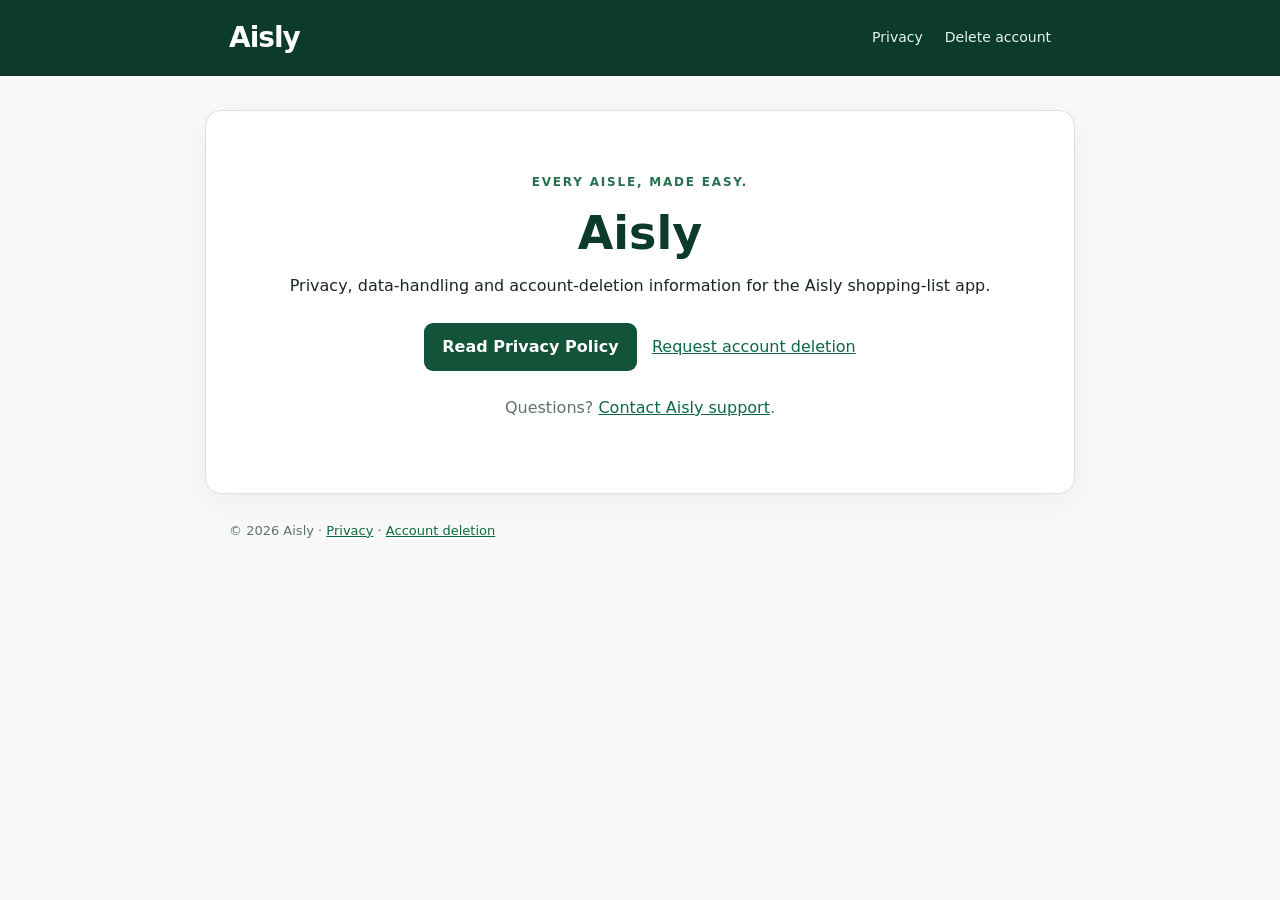
<file: index.html>
<!doctype html>
<html lang="en">
<head>
<meta charset="utf-8"><meta name="viewport" content="width=device-width,initial-scale=1">
<title>Aisly | Privacy and support</title>
<meta name="description" content="Privacy policy and account deletion information for the Aisly shopping list app.">
<link rel="stylesheet" href="style.css">
</head>
<body>
<header class="masthead"><div class="wrap nav"><a class="brand" href="./">Aisly</a><nav><a href="privacy.html">Privacy</a><a href="delete-account.html">Delete account</a></nav></div></header>
<main class="wrap paper center"><p class="eyebrow">Every aisle, made easy.</p><h1>Aisly</h1><p>Privacy, data-handling and account-deletion information for the Aisly shopping-list app.</p><p><a class="button" href="privacy.html">Read Privacy Policy</a> &nbsp; <a href="delete-account.html">Request account deletion</a></p><p class="muted">Questions? <a href="mailto:kpcdigitalstudio@gmail.com?subject=Aisly%20enquiry">Contact Aisly support</a>.</p></main>
<footer class="wrap footer">© 2026 Aisly · <a href="privacy.html">Privacy</a> · <a href="delete-account.html">Account deletion</a></footer>
</body></html>
</file>
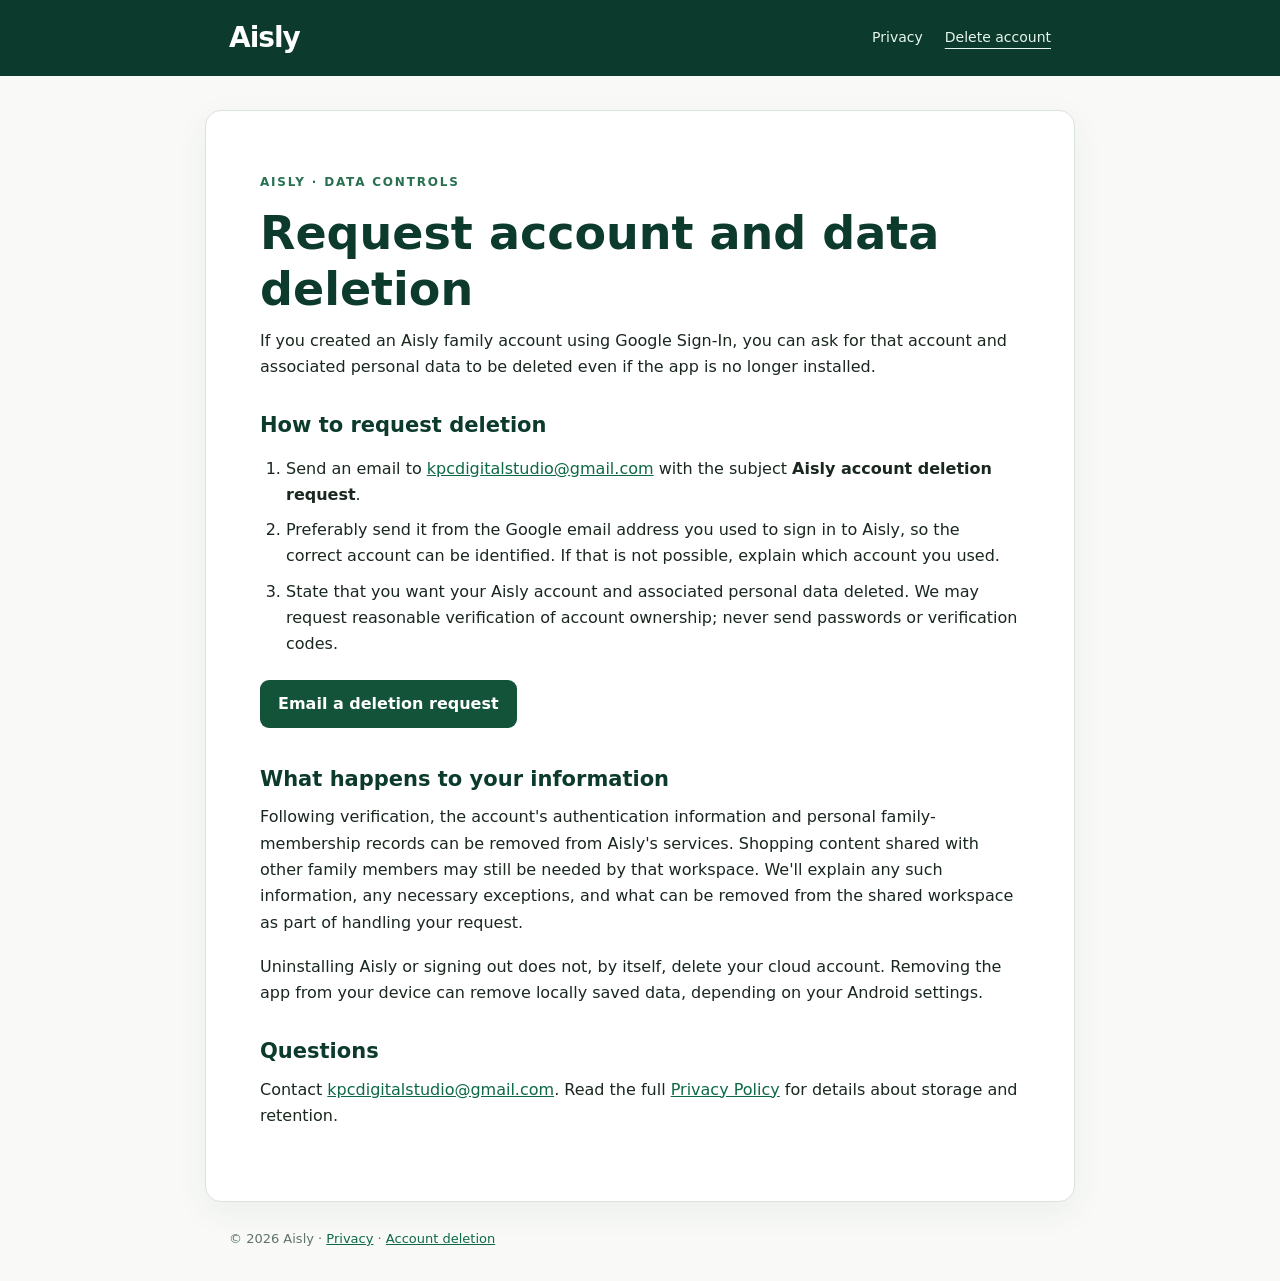
<file: delete-account.html>
<!doctype html>
<html lang="en">
<head>
<meta charset="utf-8"><meta name="viewport" content="width=device-width,initial-scale=1">
<meta name="description" content="How to request deletion of your Aisly account and personal data.">
<title>Aisly | Delete Your Account</title>
<link rel="stylesheet" href="style.css">
</head>
<body>
<header class="masthead"><div class="wrap nav"><a class="brand" href="./">Aisly</a><nav><a href="privacy.html">Privacy</a><a aria-current="page" href="delete-account.html">Delete account</a></nav></div></header>
<main class="wrap paper">
<p class="eyebrow">Aisly · Data controls</p>
<h1>Request account and data deletion</h1>
<p>If you created an Aisly family account using Google Sign-In, you can ask for that account and associated personal data to be deleted even if the app is no longer installed.</p>
<h2>How to request deletion</h2>
<ol>
<li>Send an email to <a href="mailto:kpcdigitalstudio@gmail.com?subject=Aisly%20account%20deletion%20request">kpcdigitalstudio@gmail.com</a> with the subject <strong>Aisly account deletion request</strong>.</li>
<li>Preferably send it from the Google email address you used to sign in to Aisly, so the correct account can be identified. If that is not possible, explain which account you used.</li>
<li>State that you want your Aisly account and associated personal data deleted. We may request reasonable verification of account ownership; never send passwords or verification codes.</li>
</ol>
<p><a class="button" href="mailto:kpcdigitalstudio@gmail.com?subject=Aisly%20account%20deletion%20request&body=Please%20delete%20my%20Aisly%20account%20and%20associated%20personal%20data.%0A%0AMy%20Aisly%20sign-in%20email%20is%3A%20">Email a deletion request</a></p>

<h2>What happens to your information</h2>
<p>Following verification, the account's authentication information and personal family-membership records can be removed from Aisly's services. Shopping content shared with other family members may still be needed by that workspace. We'll explain any such information, any necessary exceptions, and what can be removed from the shared workspace as part of handling your request.</p>
<p>Uninstalling Aisly or signing out does not, by itself, delete your cloud account. Removing the app from your device can remove locally saved data, depending on your Android settings.</p>
<h2>Questions</h2>
<p>Contact <a href="mailto:kpcdigitalstudio@gmail.com?subject=Aisly%20data%20question">kpcdigitalstudio@gmail.com</a>. Read the full <a href="privacy.html">Privacy Policy</a> for details about storage and retention.</p>
</main>
<footer class="wrap footer">© 2026 Aisly · <a href="privacy.html">Privacy</a> · <a href="delete-account.html">Account deletion</a></footer>
</body>
</html>
</file>
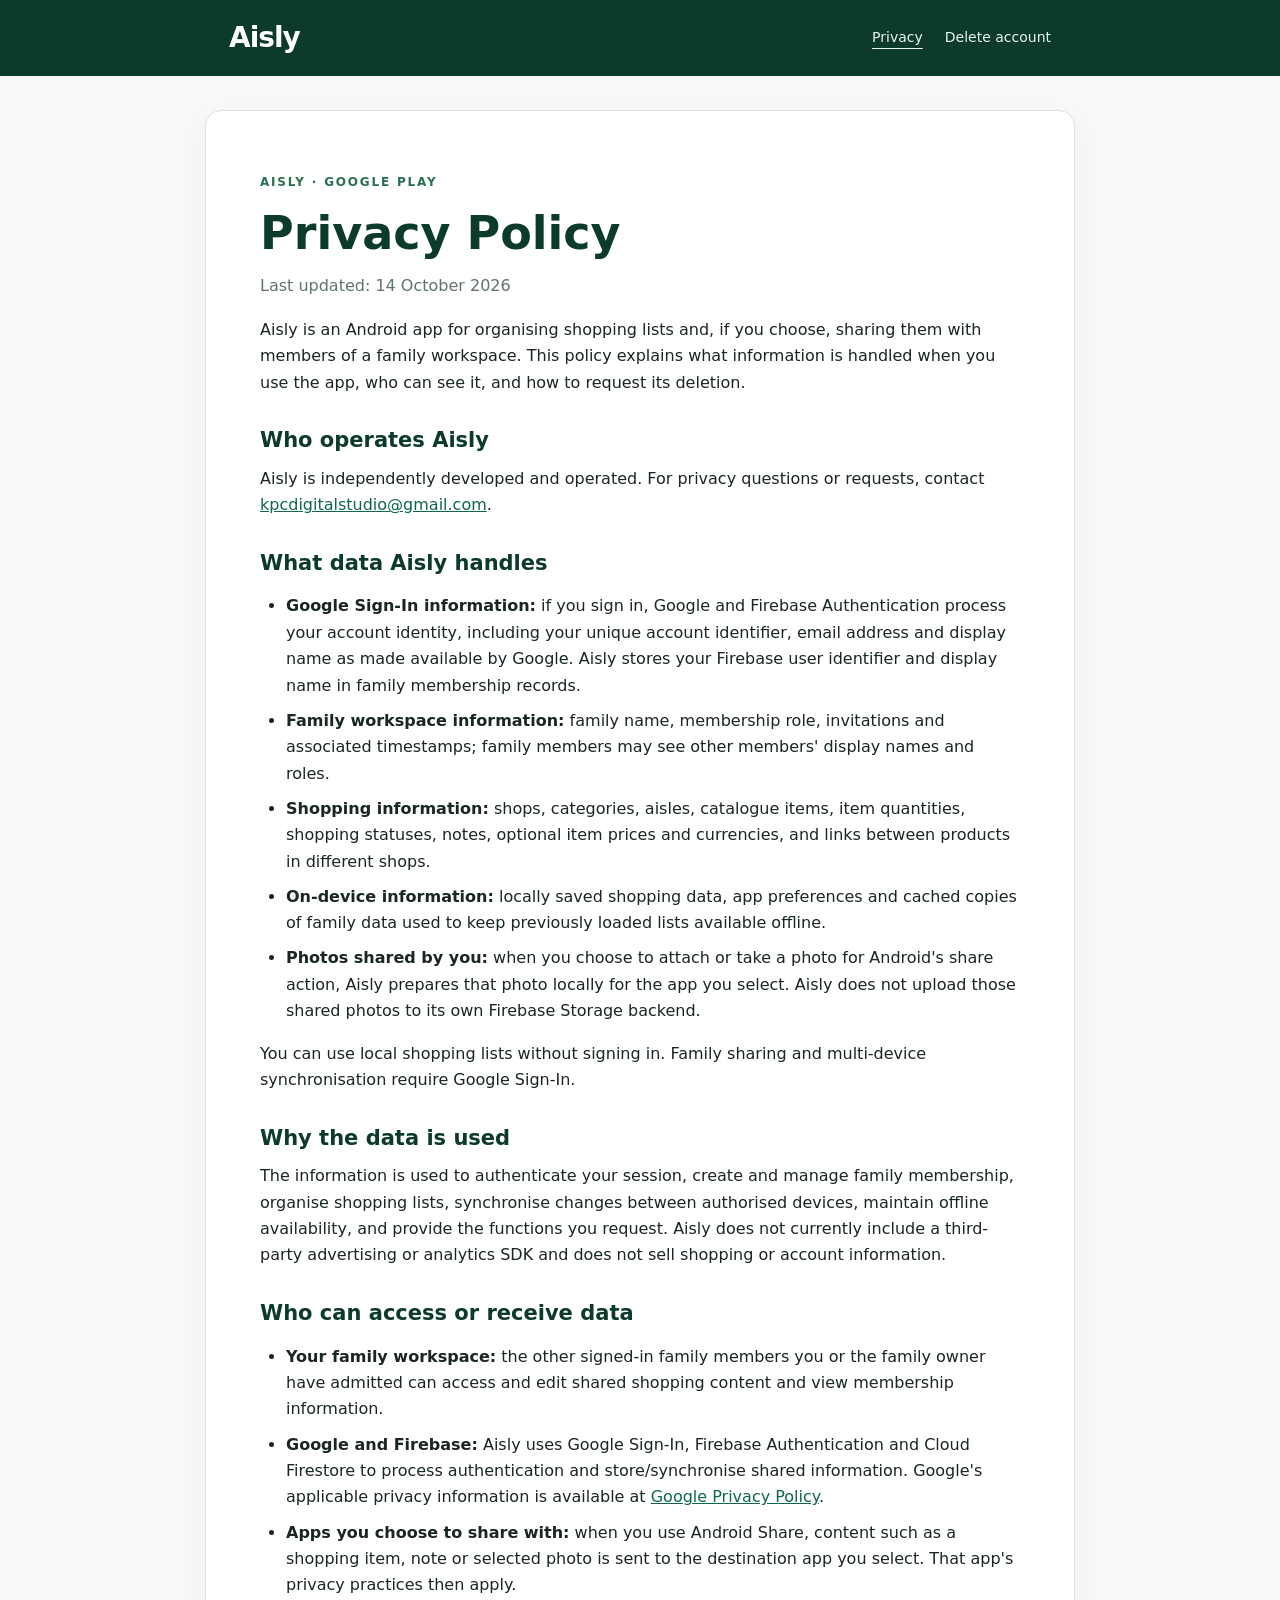
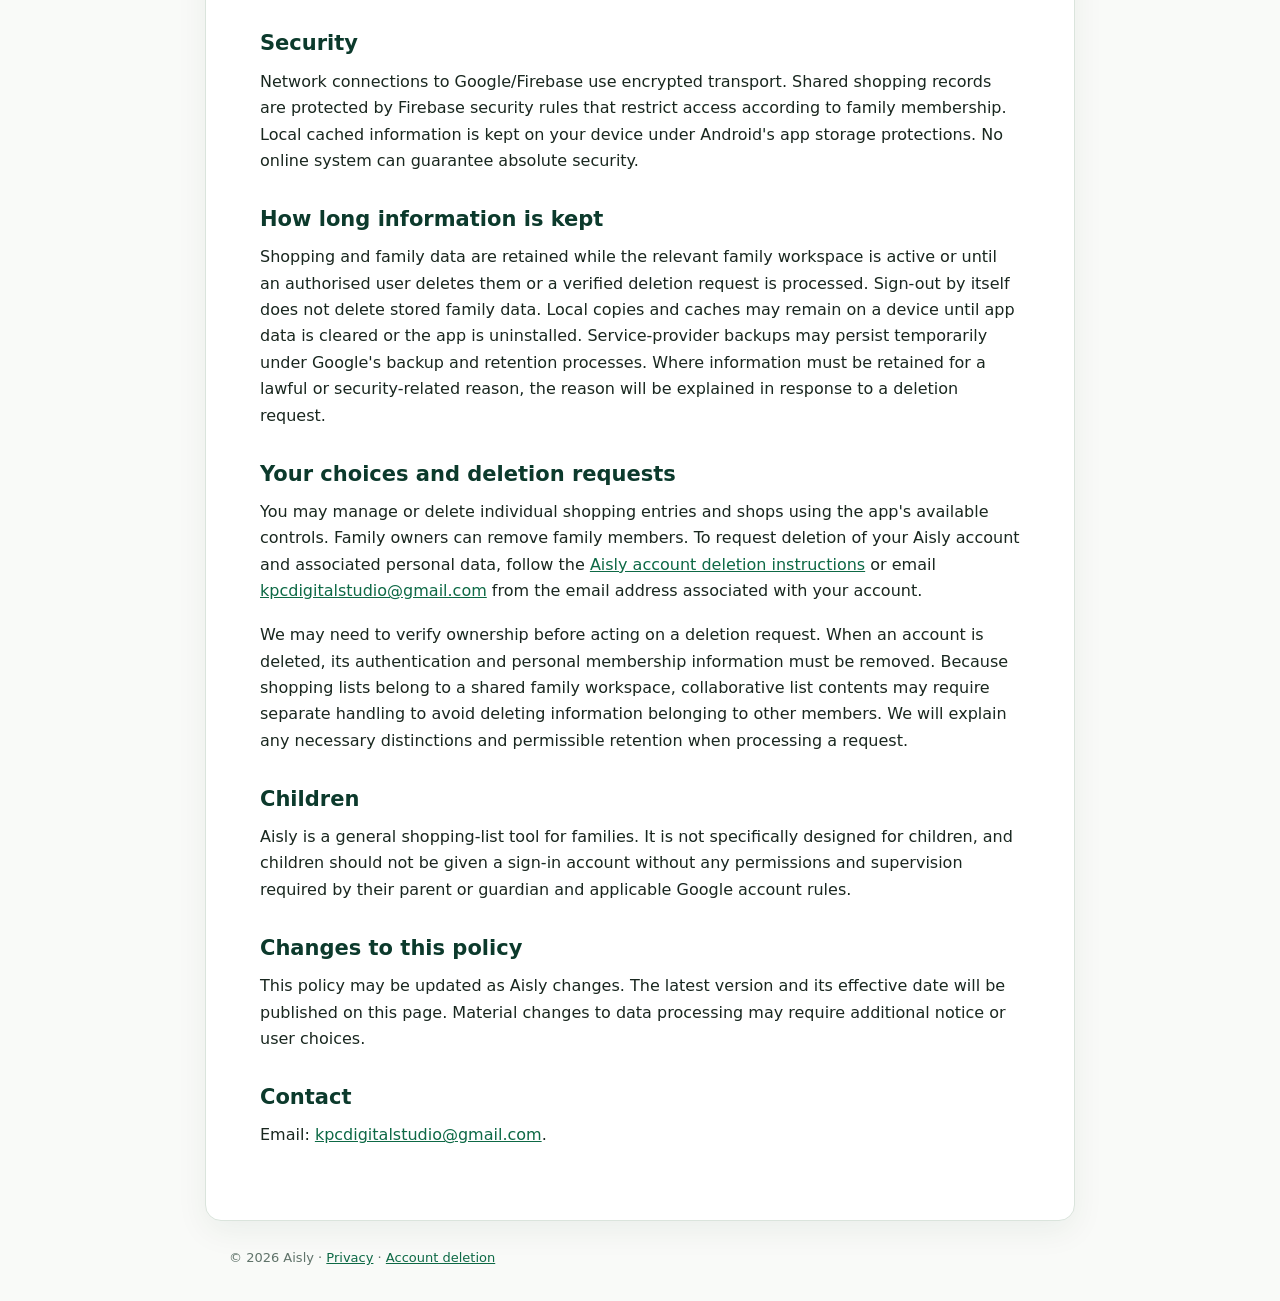
<file: privacy.html>
<!doctype html>
<html lang="en">
<head>
<meta charset="utf-8">
<meta name="viewport" content="width=device-width,initial-scale=1">
<meta name="description" content="Privacy Policy for Aisly, the family shopping-list app.">
<title>Aisly | Privacy Policy</title>
<link rel="stylesheet" href="style.css">
</head>
<body>
<header class="masthead"><div class="wrap nav"><a class="brand" href="./">Aisly</a><nav><a aria-current="page" href="privacy.html">Privacy</a><a href="delete-account.html">Delete account</a></nav></div></header>
<main class="wrap paper">
<p class="eyebrow">Aisly · Google Play</p>
<h1>Privacy Policy</h1>
<p class="subtitle">Last updated: 14 October 2026</p>
<p>Aisly is an Android app for organising shopping lists and, if you choose, sharing them with members of a family workspace. This policy explains what information is handled when you use the app, who can see it, and how to request its deletion.</p>

<h2>Who operates Aisly</h2>
<p>Aisly is independently developed and operated. For privacy questions or requests, contact <a href="mailto:kpcdigitalstudio@gmail.com?subject=Aisly%20privacy%20enquiry">kpcdigitalstudio@gmail.com</a>.</p>

<h2>What data Aisly handles</h2>
<ul>
<li><strong>Google Sign-In information:</strong> if you sign in, Google and Firebase Authentication process your account identity, including your unique account identifier, email address and display name as made available by Google. Aisly stores your Firebase user identifier and display name in family membership records.</li>
<li><strong>Family workspace information:</strong> family name, membership role, invitations and associated timestamps; family members may see other members' display names and roles.</li>
<li><strong>Shopping information:</strong> shops, categories, aisles, catalogue items, item quantities, shopping statuses, notes, optional item prices and currencies, and links between products in different shops.</li>
<li><strong>On-device information:</strong> locally saved shopping data, app preferences and cached copies of family data used to keep previously loaded lists available offline.</li>
<li><strong>Photos shared by you:</strong> when you choose to attach or take a photo for Android's share action, Aisly prepares that photo locally for the app you select. Aisly does not upload those shared photos to its own Firebase Storage backend.</li>
</ul>
<p>You can use local shopping lists without signing in. Family sharing and multi-device synchronisation require Google Sign-In.</p>

<h2>Why the data is used</h2>
<p>The information is used to authenticate your session, create and manage family membership, organise shopping lists, synchronise changes between authorised devices, maintain offline availability, and provide the functions you request. Aisly does not currently include a third-party advertising or analytics SDK and does not sell shopping or account information.</p>

<h2>Who can access or receive data</h2>
<ul>
<li><strong>Your family workspace:</strong> the other signed-in family members you or the family owner have admitted can access and edit shared shopping content and view membership information.</li>
<li><strong>Google and Firebase:</strong> Aisly uses Google Sign-In, Firebase Authentication and Cloud Firestore to process authentication and store/synchronise shared information. Google's applicable privacy information is available at <a href="https://policies.google.com/privacy">Google Privacy Policy</a>.</li>
<li><strong>Apps you choose to share with:</strong> when you use Android Share, content such as a shopping item, note or selected photo is sent to the destination app you select. That app's privacy practices then apply.</li>
</ul>

<h2>Security</h2>
<p>Network connections to Google/Firebase use encrypted transport. Shared shopping records are protected by Firebase security rules that restrict access according to family membership. Local cached information is kept on your device under Android's app storage protections. No online system can guarantee absolute security.</p>

<h2>How long information is kept</h2>
<p>Shopping and family data are retained while the relevant family workspace is active or until an authorised user deletes them or a verified deletion request is processed. Sign-out by itself does not delete stored family data. Local copies and caches may remain on a device until app data is cleared or the app is uninstalled. Service-provider backups may persist temporarily under Google's backup and retention processes. Where information must be retained for a lawful or security-related reason, the reason will be explained in response to a deletion request.</p>

<h2>Your choices and deletion requests</h2>
<p>You may manage or delete individual shopping entries and shops using the app's available controls. Family owners can remove family members. To request deletion of your Aisly account and associated personal data, follow the <a href="delete-account.html">Aisly account deletion instructions</a> or email <a href="mailto:kpcdigitalstudio@gmail.com?subject=Aisly%20account%20deletion%20request">kpcdigitalstudio@gmail.com</a> from the email address associated with your account.</p>
<p>We may need to verify ownership before acting on a deletion request. When an account is deleted, its authentication and personal membership information must be removed. Because shopping lists belong to a shared family workspace, collaborative list contents may require separate handling to avoid deleting information belonging to other members. We will explain any necessary distinctions and permissible retention when processing a request.</p>

<h2>Children</h2>
<p>Aisly is a general shopping-list tool for families. It is not specifically designed for children, and children should not be given a sign-in account without any permissions and supervision required by their parent or guardian and applicable Google account rules.</p>

<h2>Changes to this policy</h2>
<p>This policy may be updated as Aisly changes. The latest version and its effective date will be published on this page. Material changes to data processing may require additional notice or user choices.</p>

<h2>Contact</h2>
<p>Email: <a href="mailto:kpcdigitalstudio@gmail.com?subject=Aisly%20privacy%20enquiry">kpcdigitalstudio@gmail.com</a>.</p>
</main>
<footer class="wrap footer">© 2026 Aisly · <a href="privacy.html">Privacy</a> · <a href="delete-account.html">Account deletion</a></footer>
</body>
</html>
</file>
<file: style.css>
:root{color-scheme:light;--dark:#0c3a2c;--green:#135339;--mint:#e8f1e9;--text:#19271f;--muted:#60736a;--border:#dae4dc}*{box-sizing:border-box}html{font-family:system-ui,-apple-system,BlinkMacSystemFont,"Segoe UI",sans-serif;font-size:16px;background:#f9faf8;color:var(--text);line-height:1.65}body{margin:0}a{color:#0d6945}a:hover{text-decoration-thickness:2px}.wrap{max-width:870px;margin:0 auto;padding:0 24px}.masthead{background:var(--dark);color:white}.nav{display:flex;gap:16px;justify-content:space-between;align-items:center;min-height:76px}.brand{color:white;font-size:28px;font-weight:800;text-decoration:none;letter-spacing:-1px}.nav nav{display:flex;gap:22px;flex-wrap:wrap}.nav nav a{color:#e7f6ed;text-decoration:none;font-size:14px}.nav nav [aria-current=page]{text-decoration:underline;text-underline-offset:6px}.paper{margin:34px auto 26px;background:white;border:1px solid var(--border);border-radius:16px;padding:clamp(24px,5vw,54px);box-shadow:0 10px 32px #153d2110}.paper h1{font-size:clamp(32px,5vw,46px);line-height:1.2;color:var(--dark);margin:.2em 0 .2em}.paper h2{font-size:21px;color:var(--dark);margin:1.5em 0 .35em;line-height:1.3}.paper p{margin:.7em 0 1.1em}.paper ul,.paper ol{padding-left:26px}.paper li{margin:.55em 0}.subtitle,.muted{color:var(--muted)}.eyebrow{text-transform:uppercase;letter-spacing:.15em;font-size:12px;font-weight:700;color:#287050}.button{display:inline-block;text-decoration:none;background:var(--green);border-radius:9px;color:white;padding:11px 18px;font-weight:650;margin:6px 0}.button:hover{background:#0b3e2d}.footer{font-size:13px;color:var(--muted);padding-bottom:32px}.center{text-align:center}@media(max-width:500px){.wrap{padding-left:15px;padding-right:15px}.paper{margin:14px auto;border-radius:11px}.nav{gap:8px}.nav nav{gap:12px}.nav nav a{font-size:13px}}
</file>
